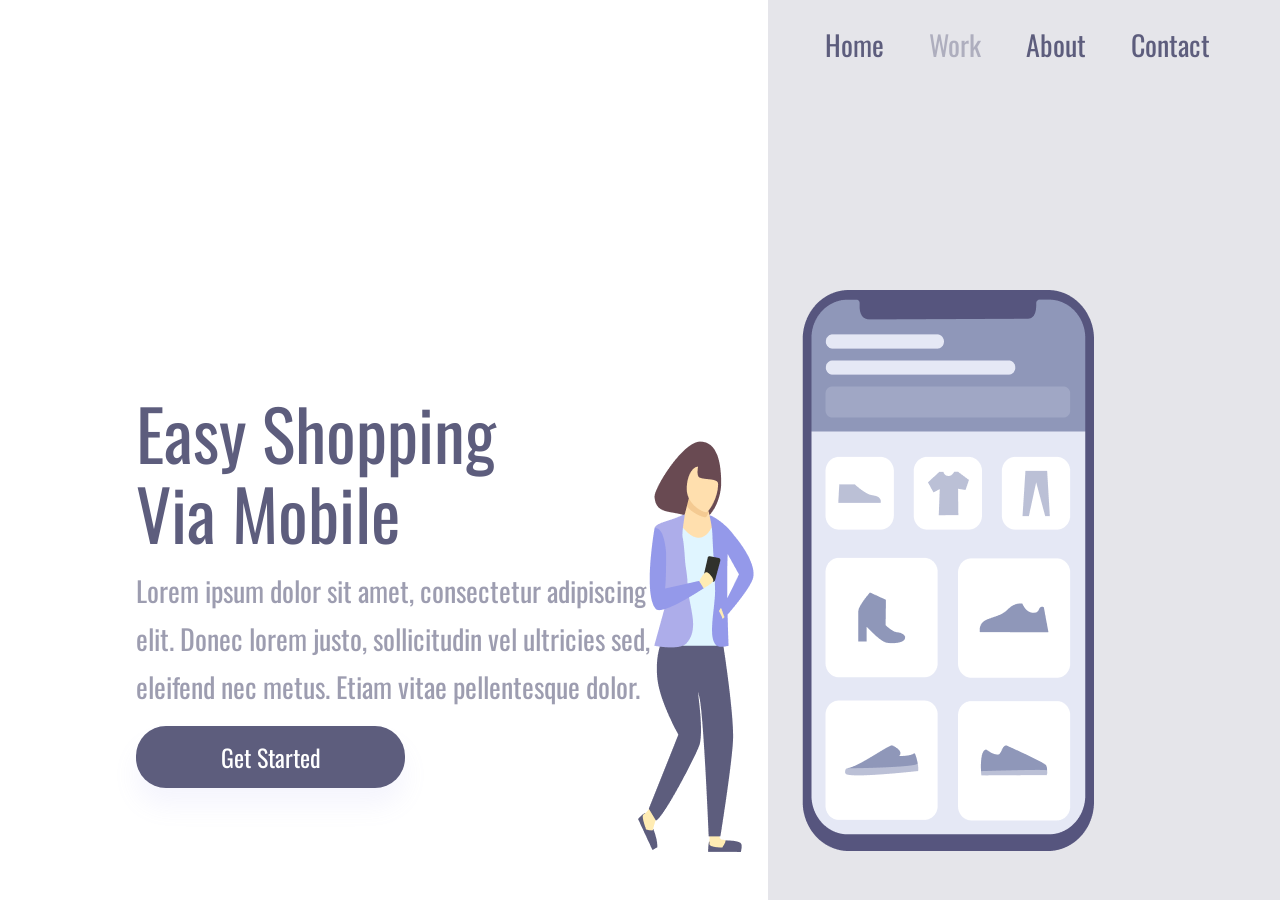
<file: index.html>
<!DOCTYPE html>
<html lang="en">
<head>
    <meta charset="UTF-8">
    <meta name="viewport" content="width=device-width, initial-scale=1.0">
    <link rel="stylesheet" href="styles.css">
    <link rel="preconnect" href="https://fonts.googleapis.com">
    <link rel="preconnect" href="https://fonts.gstatic.com" crossorigin>
    <link href="https://fonts.googleapis.com/css2?family=Oswald&display=swap" rel="stylesheet">
    <title>Easy Shopping Via Mobile - Projeto CSS</title>
</head>
<body> 
    <div class="wrapper">   
     <section class="container-left">
            <h1>Easy Shopping Via Mobile</h1>
            <p> Lorem ipsum dolor sit amet, consectetur  adipiscing elit. Donec lorem justo, sollicitudin vel ultricies sed, eleifend nec metus. Etiam vitae pellentesque dolor. </p>
            <button>Get Started</button>
        </section>
            <section class="container-right">
                <header>
                    <a>Home</a>
                    <a>Work</a>
                    <a>About</a>
                    <a>Contact</a>
                </header>
                <img alt="illustration_3_3" src="assets/Illustration-3-3.png"
            </section>
        </div> 
</body>
</html>
</file>
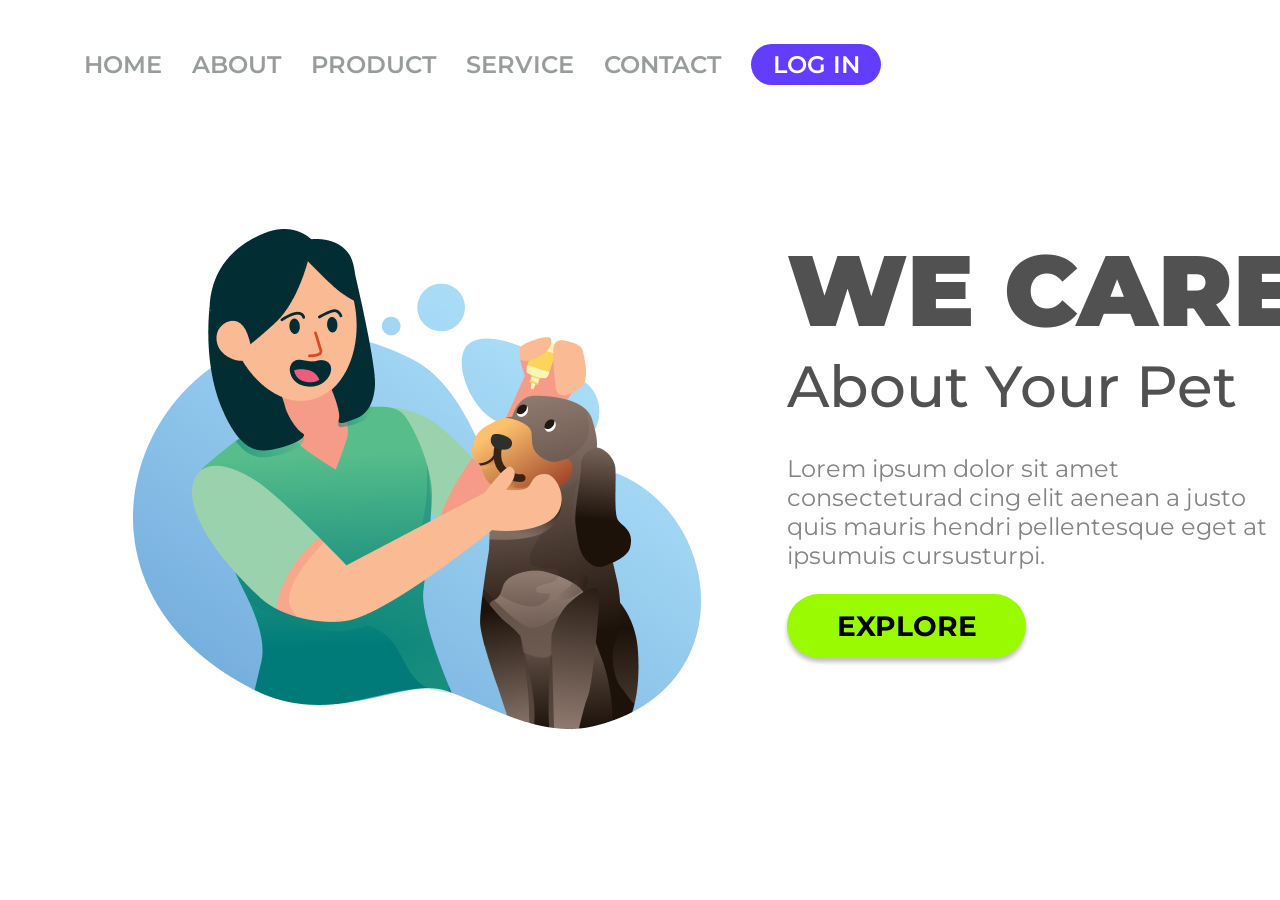
<file: index2.html>
<!DOCTYPE html>
<html lang="en">
<head>
    <meta charset="UTF-8">
    <meta name="viewport" content="width=device-width, initial-scale=1.0">
    <title>We Care About Your Pet</title>
    <link rel="stylesheet" href="styles2.css">
    <link rel="preconnect" href="https://fonts.googleapis.com">
    <link rel="preconnect" href="https://fonts.gstatic.com" crossorigin>
    <link href="https://fonts.googleapis.com/css2?family=Montserrat:ital,wght@0,100..900;1,100..900&display=swap" rel="stylesheet">

</head>
<body>
    <header>
        <a>HOME</a>
        <a>ABOUT</a>
        <a>PRODUCT</a>
        <a>SERVICE</a>
        <a>CONTACT</a>
        <button class="roxo">LOG IN</button>
    </header>
    <section class="container-left">
        <img alt="illustration 2" src="assets/Illustration 2.png">
    </section>
    <section class="container-right">
        <h1>WE CARE</h1>
        <h2>About Your Pet</h2>
        <p>Lorem ipsum dolor sit amet consecteturad 
        cing elit aenean a justo quis mauris hendri pellentesque eget at ipsumuis cursusturpi.</p>
        <button class="verde">EXPLORE</button> 
    </section>
</body>
</html>
</file>
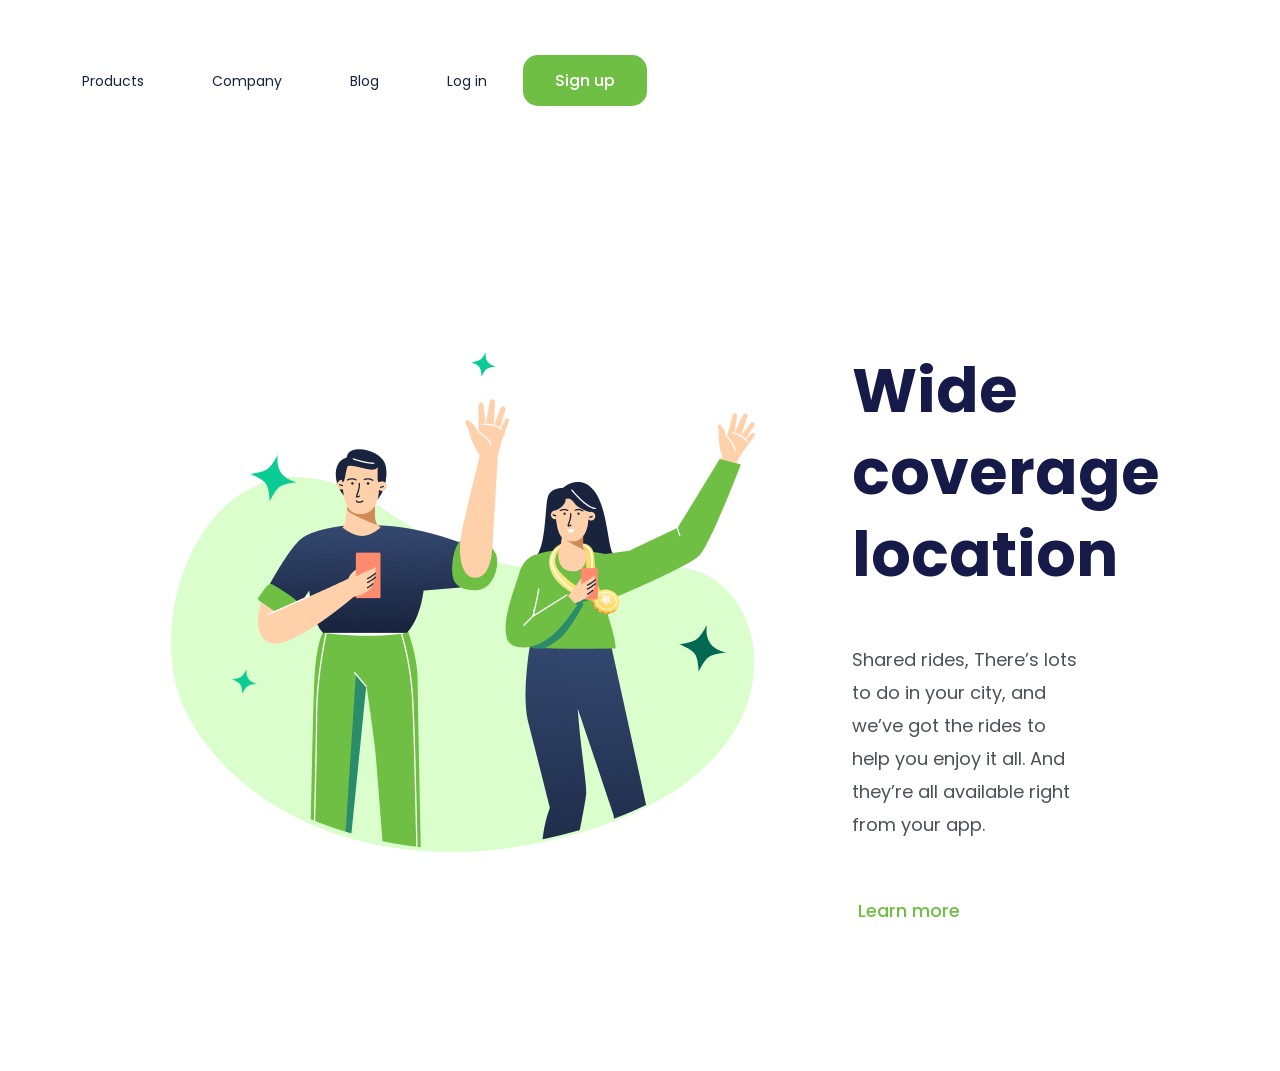
<file: index3.html>
<!DOCTYPE html>
<html lang="en">
<head>
    <meta charset="UTF-8">
    <meta name="viewport" content="width=device-width, initial-scale=1.0">
    <link rel="preconnect" href="https://fonts.googleapis.com">
    <link rel="preconnect" href="https://fonts.gstatic.com" crossorigin>
    <link href="https://fonts.googleapis.com/css2?family=Poppins:wght@400;500;700&display=swap" rel="stylesheet">
    <link rel="stylesheet" href="styles3.css">
    <title>Wide coverage location - projeto branch develop</title>
</head>
<body>
    <div class="wrapper">
        <section class="container-left">
            <header>
                <a class="header">Products</a>
                <a class="header">Company</a>
                <a class="header">Blog</a>
                <a class="header">Log in</a>
                <button class="botão">Sign up</button>
            </header>
            <img alt="(Positive) Congratulations" src="assets/(Positive) Congratulation You get 40 point for your ride (1).png">
        </section>
        <section class="container-right">
            <h1>Wide coverage 
                location</h1>
            <p>Shared rides, There’s lots to do in your city, and we’ve got the rides to help you enjoy it all. And they’re all available right from your app.</p>
            <button class="learn-more">Learn more</button>
        </section>
    </div>
</body>
</html>
</file>
<file: styles.css>
* {
    margin: 0;
    padding: 0;
    box-sizing: border-box;
    font-family: "Oswald", sans-serif;
    font-weight: 400;
}

.wrapper {
    height: 100vh;
    width: 100vw;
}

.container-left {
display: inline-block;
width: 60%;
padding: 136px;
margin-top: 20%;
}

.container-right {
display: inline-block;
background: rgba(93,93,125,0.16);
height: 100vh;
width: 40%;
position: absolute;
}

img {
position: relative;
top: 25%;
right: 130px;
}

h1 {
font-size: 70px;
line-height: 80px;
letter-spacing: 0px;
color:#5D5D7D;
width: 368px;
}

p {
font-size: 28px;
line-height: 48px;
letter-spacing: 0px;
color: #5D5D7D;
opacity: 0.6;
margin: 15px 0;
width: 540px;
}

button {
width: 269px;
height: 62px;
background: #5D5D7D;
box-shadow: 0px 18px 24px rgba(148,153,234,0.0979959);
font-size: 24px;
line-height: 36px;
text-align: center;
color: #FFFFFF;
border: none;
border-radius: 30px;
cursor: pointer;
}

button:hover {
opacity: .8;
}

button:active {
opacity: .5;
}

a {
font-size: 28px;
line-height: 41px;
color:#5D5D7D;
margin-right: 41px;
cursor: pointer;
}

a:nth-child(2) {
    opacity: 0.4;
}

a:hover {
    opacity: .4;
}

a:active {
    opacity: .8;
}

header {
margin: 24px 0 0 57px;
}

@media screen and (max-width: 900px) {
    .container-left {
        width: 100%;
        height: 50%;
        padding: 0;
        margin: 0;
    }

    .container-right {
        display: block;
        height: auto;
        width: 100%;
        position: static;
        padding: 40px;
    }

    img {
        position: static;
        max-width: 90%;
    }

    header {
        display: none;
    }

    h1 {
        font-size: 36px;
        line-height: 52px;
        width: auto;
        margin: 50px 0 50px;
        text-align: center;
    }

    p {
        margin: 15px 40px;
        width: auto;
        text-align: center;
        font-size: 14px;
        line-height: 24px;
    }

    button {
        margin: 0 auto;
        display: block;
        border: none;
    }
}
</file>
<file: styles2.css>
* {
    font-family: "Montserrat", sans-serif;
    box-sizing: border-box;
}

header {
    font-family: Montserrat;
    font-weight: 600;
    font-size: 24px;
    color:#989D9C;
    cursor: pointer;
    margin: 44px 0 0 0;
    margin-left: 76px; 
}

.container-left {
    display: inline-block;
    margin-top: 144px;
    margin-left: 125px ;
}

.container-right {
    display: inline-block;
    position: absolute;
    margin: 0 146px 0 86px;
}

.roxo {
    font-family: Montserrat;
    font-weight: 600;
    font-size: 24px;
    background: rgb(97, 62, 255);
    color: #FFFFFF;
    border: none;
    border-radius: 50px;
    width: 130px;
    height: 41px;
    cursor: pointer;
}

h1 {
    font-family: Montserrat;
    font-weight: 900;
    font-size: 100px;
    color: #515151;
    width: 513px;
    height: 122px;
    margin-block-start: 0.67em;
    margin-block-end: 0em;
    margin-top: 144px;
}

h2 {
    font-family: Montserrat;
    font-weight: 500;
    font-size: 58px;
    color:#515151;
    margin: 0 0 32px 0;
}

p {
    font-family: Montserrat;
    font-weight: 400;
    font-size: 24px;
    color: #848484;
}

.verde {
    font-family: Montserrat;
    font-weight: 700;
    font-size: 28px;
    color: #000000;
    background-color: rgb(154, 250, 0);
    box-shadow: 0px 4px 4px 0px #00000040;
    width: 239px;
    height: 64px;
    border-radius: 50px;
    border: none;
    cursor: pointer;
}

button:hover {
opacity: .8;
}

button:active {
opacity: .5;
}

a {
    font-family: Montserrat;
    font-weight: 600;
    font-size: 24px;
    color:#989D9C;
    cursor: pointer;
    margin-right: 23px;
}

@media screen and (max-width:900px) {
    .container-left {
        margin: 0 0 0 0;
        width: 100%;
        display: block;
    }

    .container-right {
        position: static;
        text-align: center;
        margin: 24px 63px 0 64px;
    }

    header {
        display: none;
    }

    img {
        margin: 149px 22px 0 0;
        height: auto;
        width: 100%;
        object-fit: contain;
    }

    h1 {
     font-family: Montserrat;
    font-weight: 900;
    font-size: 50px;
    color: #515151;
    width: 263px;
    height: 52px;
    margin-block-start: 0em;

    }

    h2 {
    font-family: Montserrat;
    font-weight: 500;
    font-size: 30px;
    color:#515151;
    margin: 0 0 32px 0;
    width: 232;
    height: 37;
    }

    p {
        display: none;
    }
    
    .verde {
    margin-bottom: 135px;
    }
}
</file>
<file: styles3.css>
* {
    font-family: "Poppins", sans-serif;
    box-sizing: border-box;
}

.container-left {
    display: inline-block;
    margin: 47px 0 102px 42px;
}

.container-right {
    display: inline-block;
    position: absolute;
    margin-right: 57px;
}

header {
    font-family: Poppins;
    font-weight: 400;
    font-size: 14px;
}

a {
    color: #17233D;
    width: 83;
    height: 21;
    margin: 0 32px; 
    cursor: pointer;        
}


.botão {
    font-family: Poppins;
    font-weight: 500;
    font-size: 16px;
    width: 67px;
    background: #6FBF44;
    color: #FFFF;
    border: none;
    border-radius: 15px;
    width: 124px;
    height: 51px;
    top: 32px;
    left: 420px;
    cursor: pointer;
}

h1 {
    font-family: Poppins;
    font-weight: 700;
    font-size: 62px;
    leading-trim: NONE;
    line-height: 82px;
    color: #161A49;
    margin-top: 342px;
    margin-right: 57px;
    margin-bottom: 47px;
}

p {
    font-family: Poppins;
    font-weight: 400;
    font-size: 18px;
    leading-trim: NONE;
    line-height: 33px;
    color: #4B505A;
    margin-right: 146px;
    margin-bottom: 55px;
}

img {
    margin: 246px 84.82px 102px 121px;
}

.learn-more {
    font-family: Poppins;
    font-weight: 500;
    font-size: 18px;
    color:#6FBF44;
    border: none;
    background: #FFFF;
    cursor: pointer;
    text-align: left;
    margin-bottom:114px;
}

button:hover {
opacity: .8;
}

button:active {
opacity: .5;
}

@media screen and (max-width: 900px) {
    body {
        margin: 0;
    }

    .wrapper {
        display: flex;
        flex-direction: column;
        min-height: 100vh;
        overflow: hidden;
    }

    .container-left,
    .container-right {
        display: contents;
    }

    header {
        order: 1;
        display: flex;
        justify-content: flex-end;
        align-items: center;
        height: 64px;
        padding: 0 16px;
    }

    header a {
        display: none;
    }

    header button {
        width: 91px;
        height: 31px;
        border-radius: 6px;
        font-size: 12px;
    }

    h1 {
        order: 2;
        margin: 35px 35px 25px;
        font-size: 30px;
        line-height: 30px;
        text-align: center;
    }

    p {
        order: 3;
        margin: 0 40px 20px;
        font-size: 14px;
        line-height: 24px;
        text-align: center;
    }

    .learn-more {
        order: 4;
        align-self: center;
        margin: 0 0 35px;
        padding: 0;
        font-size: 14px;
        text-align: center;
    }

    img {
        order: 5;
        align-self: center;
        width: 85%;
        max-width: 420px;
        height: auto;
        margin: 0 0 25px;
    }
}
</file>
